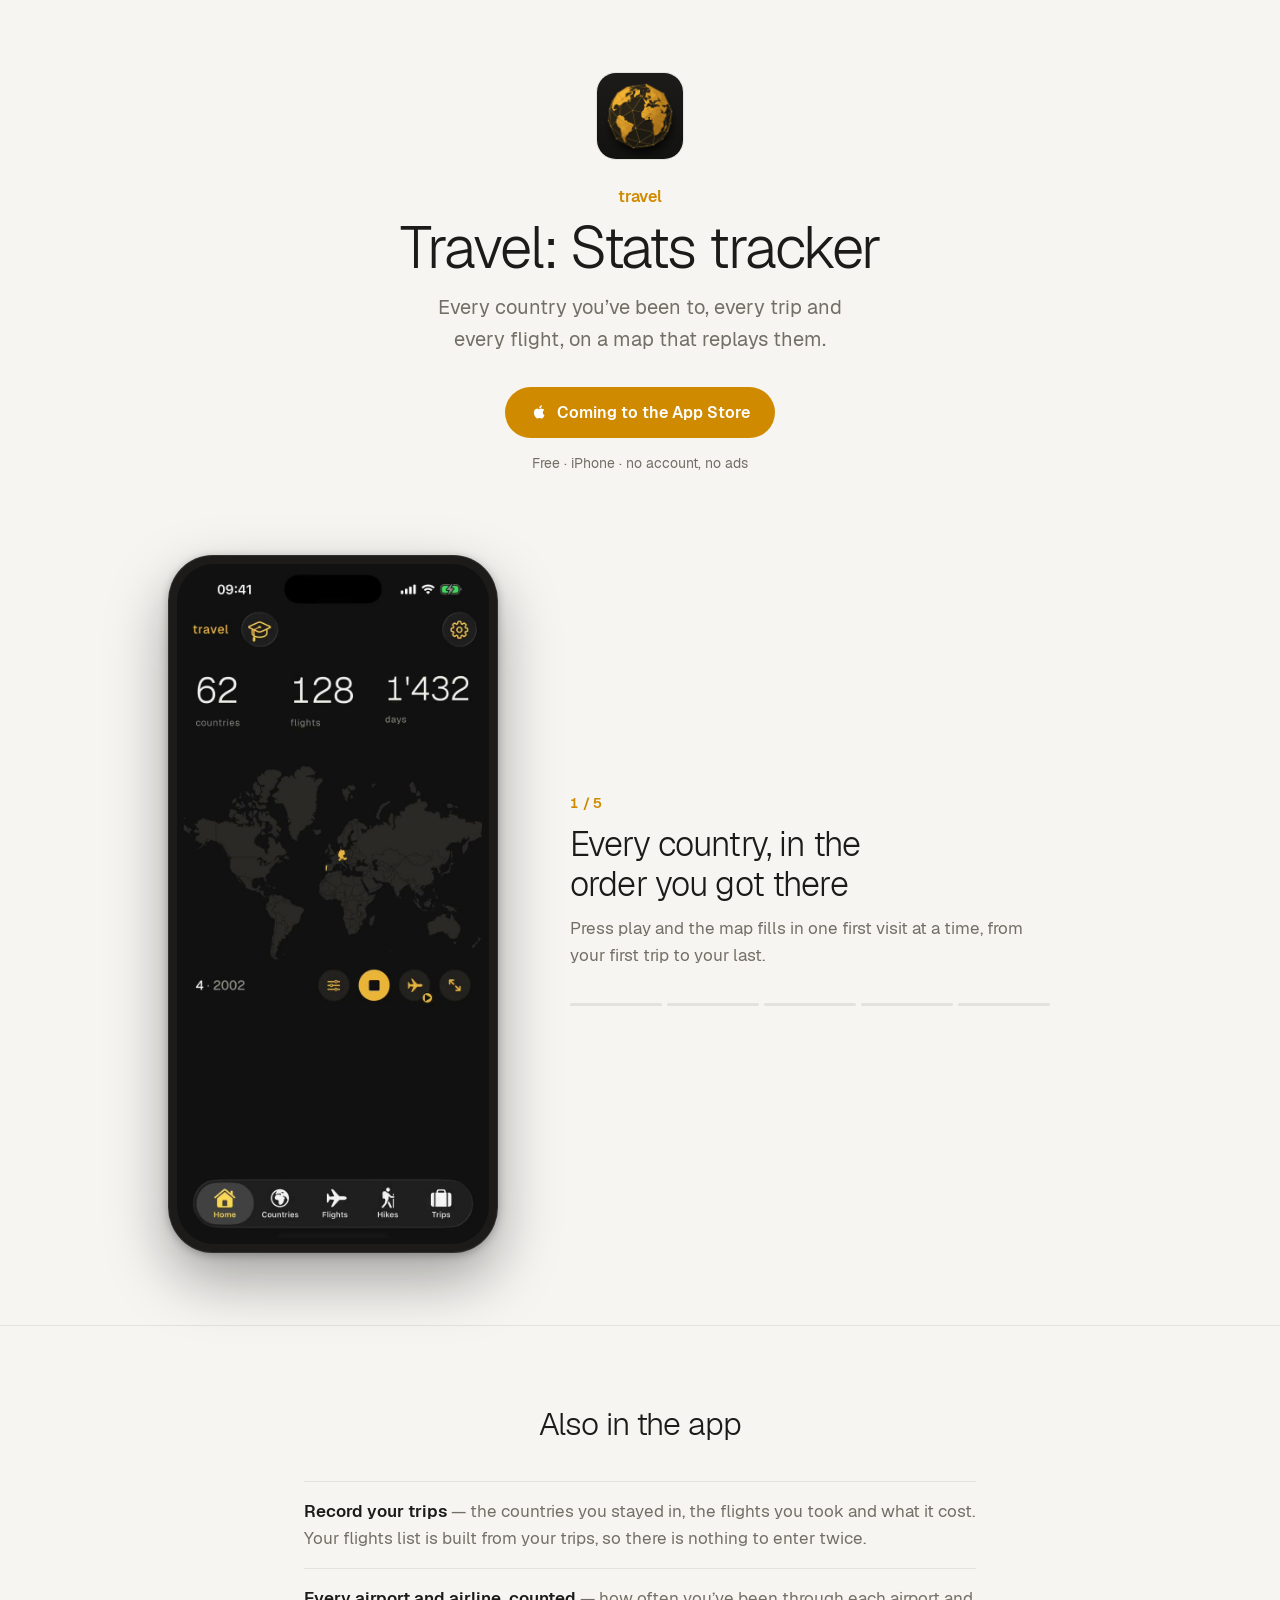
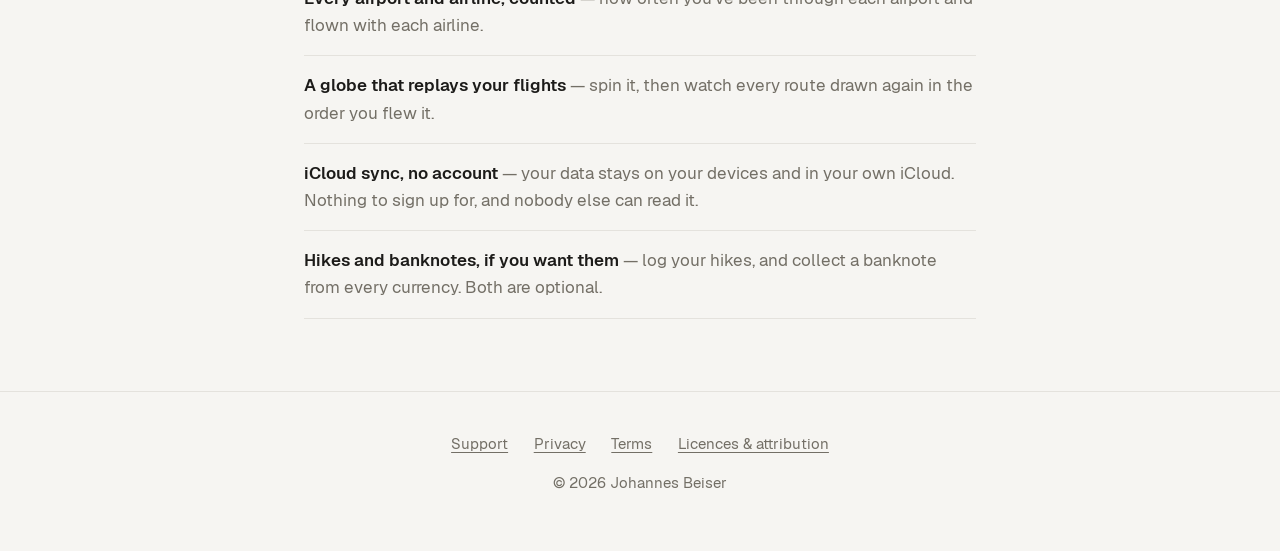
<file: index.html>
<!doctype html>
<html lang="en">
<head>
<meta charset="utf-8">
<meta name="viewport" content="width=device-width, initial-scale=1, viewport-fit=cover">
<title>Travel: Stats tracker — your countries, trips and flights on one map</title>
<meta name="description" content="A travel logbook for iPhone: every country you have been to, your trips and the flights that got you there, on a world map and a globe that replay them. Kept in your own iCloud. No account, no ads.">
<link rel="canonical" href="https://johannesbeiser.github.io/travelstats-site/">
<link rel="icon" href="img/favicon.png" type="image/png">
<link rel="apple-touch-icon" href="img/apple-touch-icon.png">
<meta name="theme-color" content="#121211">
<meta property="og:type" content="website">
<meta property="og:url" content="https://johannesbeiser.github.io/travelstats-site/">
<meta property="og:site_name" content="Travel: Stats tracker">
<meta property="og:title" content="Travel: Stats tracker">
<meta property="og:description" content="Every country you have been to, your trips and your flights, on a map and a globe that replay them.">
<meta property="og:image" content="https://johannesbeiser.github.io/travelstats-site/demo/share.jpg">
<meta property="og:image:alt" content="Travel on an iPhone: a globe with flight routes drawn between the countries visited.">
<meta name="twitter:card" content="summary_large_image">
<link rel="preload" href="fonts/Geist-Light.ttf" as="font" type="font/ttf" crossorigin>
<style>
  /* The app's Night palette and Geist, as in style.css (which the other three pages use). This
     page carries its own sheet so a change here can never move privacy, terms or support. */
  @font-face { font-family:"Geist"; font-weight:300; font-display:swap; src:url("fonts/Geist-Light.ttf") format("truetype"); }
  @font-face { font-family:"Geist"; font-weight:400; font-display:swap; src:url("fonts/Geist-Regular.ttf") format("truetype"); }
  @font-face { font-family:"Geist"; font-weight:600; font-display:swap; src:url("fonts/Geist-SemiBold.ttf") format("truetype"); }

  :root {
    color-scheme: dark;
    --paper:#121211; --ink:#F3F1EB; --faint:#8C897F; --hair:#2A2926; --wash:#1C1B19;
    --amber:#F2B233; --link:#F2B233; --on-amber:#121211;
    --bezel:#050505;
  }
  @media (prefers-color-scheme: light) {
    :root { color-scheme: light;
            --paper:#F6F5F2; --ink:#1C1B19; --faint:#736F66; --hair:#E4E2DD; --wash:#FFFFFF;
            --amber:#D08A00; --link:#9E6500; --on-amber:#FFFFFF; --bezel:#1C1B19; }
  }
  * { box-sizing:border-box; }
  html { background:var(--paper); -webkit-text-size-adjust:100%; }
  body { margin:0; background:var(--paper); color:var(--ink); font-size:17px; line-height:1.6;
         font-family:"Geist",ui-sans-serif,system-ui,-apple-system,"Helvetica Neue",sans-serif;
         -webkit-font-smoothing:antialiased; }
  .wrap { max-width:62rem; margin:0 auto; padding:0 1.5rem; }
  a { color:var(--link); text-underline-offset:.18em; text-decoration-thickness:1px; }
  :focus-visible { outline:2px solid var(--amber); outline-offset:3px; border-radius:4px; }

  /* ---- top ---- */
  header.hero { padding:4.5rem 0 2.5rem; text-align:center; }
  .icon { display:block; width:88px; height:88px; margin:0 auto 1.5rem; border-radius:20px;
          border:1px solid var(--hair); }
  .mark { color:var(--amber); font-weight:600; letter-spacing:-.01em; font-size:1rem;
          display:block; margin:0 0 .5rem; }
  h1 { font-size:clamp(2.3rem,7vw,3.6rem); font-weight:300; letter-spacing:-.035em; line-height:1.05;
       margin:0 0 .8rem; }
  .tagline { font-size:clamp(1.05rem,2.8vw,1.25rem); color:var(--faint); margin:0 auto 2rem;
             max-width:32rem; text-wrap:balance; }
  .cta { display:inline-flex; align-items:center; gap:.55rem; background:var(--amber);
         color:var(--on-amber); font-weight:600; font-size:1rem; text-decoration:none;
         padding:.8rem 1.6rem; border-radius:100px; transition:transform .12s ease; }
  .cta:hover { transform:translateY(-1px); }
  .cta svg { width:18px; height:18px; fill:currentColor; }
  .cta-note { display:block; margin-top:.9rem; font-size:.88rem; color:var(--faint); }

  /* ---- the tour ---- */
  section.tour { padding:2.5rem 0 4.5rem; border-bottom:1px solid var(--hair); }
  .tour .wrap { display:grid; gap:2.2rem; grid-template-columns:1fr; justify-items:center; align-items:center; }
  @media (min-width:56rem) {
    .tour .wrap { grid-template-columns:minmax(0,330px) minmax(0,1fr); gap:4.5rem; justify-items:stretch; }
  }
  .tour .wrap > .tour-text { width:100%; min-width:0; }

  /* The bezel is drawn, not filmed: the simulator records the screen alone. */
  .phone { position:relative; width:100%; max-width:330px; background:var(--bezel);
           border-radius:min(13.5%,46px); padding:min(2.6%,9px);
           box-shadow:0 2px 8px rgba(0,0,0,.25), 0 26px 60px rgba(0,0,0,.35); }
  .phone::after { content:""; position:absolute; inset:0; border-radius:inherit; pointer-events:none;
                  border:1px solid rgba(255,255,255,.09); }
  .phone video { display:block; width:100%; aspect-ratio:720 / 1566; height:auto;
                 border-radius:min(11.5%,38px); background:#121211; object-fit:cover; }

  .panels { position:relative; min-height:8rem; transition:height .35s ease; }
  .panel { position:absolute; inset:0; opacity:0; transform:translateY(10px); pointer-events:none;
           transition:opacity .45s ease, transform .45s ease; }
  .panel.on { opacity:1; transform:none; }
  .panel .n { display:block; color:var(--amber); font-size:.85rem; font-weight:600;
              letter-spacing:.02em; margin-bottom:.6rem; font-variant-numeric:tabular-nums; }
  .panel h2 { font-size:clamp(1.5rem,4vw,2.15rem); font-weight:300; letter-spacing:-.025em;
              line-height:1.15; margin:0 0 .75rem; text-wrap:balance; }
  .panel p { margin:0; color:var(--faint); font-size:1.05rem; max-width:30rem; text-wrap:pretty; }
  @media (prefers-reduced-motion: reduce) {
    .panel, .panel.on { transition:opacity .2s linear; transform:none; }
    .panels { transition:none; }
  }

  /* One tick per section, filling as it plays; each jumps there. */
  .ticks { display:flex; gap:5px; margin-top:1.6rem; max-width:30rem; }
  .tick { flex:1; min-width:0; height:20px; padding:0; border:0; background:none; cursor:pointer;
          display:flex; align-items:center; }
  .tick .bar { display:block; width:100%; height:3px; border-radius:2px; overflow:hidden;
               background:var(--hair); }
  .tick:hover .bar { background:var(--faint); }
  .tick i { display:block; height:100%; width:0; background:var(--amber); }

  /* ---- also ---- */
  section.also { padding:4.5rem 0; border-bottom:1px solid var(--hair); }
  section.also h2 { font-size:clamp(1.5rem,4vw,2rem); font-weight:300; letter-spacing:-.025em;
                    text-align:center; margin:0; }
  .lines { list-style:none; padding:0; margin:2rem auto 0; max-width:42rem; }
  .lines li { padding:1rem 0; border-bottom:1px solid var(--hair); color:var(--faint); text-wrap:pretty; }
  .lines li:first-child { border-top:1px solid var(--hair); }
  .lines b { color:var(--ink); font-weight:600; }

  noscript ul { list-style:none; padding:0; margin:0; max-width:30rem; }
  noscript li { padding:.6rem 0; color:var(--faint); }
  noscript b { color:var(--ink); }

  footer { padding:2.5rem 0 3.5rem; text-align:center; color:var(--faint); font-size:.92rem; }
  footer nav { display:flex; flex-wrap:wrap; justify-content:center; gap:.5rem 1.6rem; margin-bottom:1rem; }
  footer a { color:var(--faint); }
  footer a:hover { color:var(--ink); }

  /* Narrow screens: the phone is sized by height, so its picture and the words about it share
     the screen (Corridor's measurement: the width comes from the height, not from aspect-ratio,
     because WebKit gives a shrink-wrapped parent nothing from aspect-ratio on a non-replaced box). */
  @media (max-width:55.99rem) {
    header.hero { padding:3rem 0 1rem; }
    section.tour { padding:1.5rem 0 3.5rem; }
    .tour .wrap { gap:1.6rem; }
    .phone { width:fit-content; max-width:100%; }
    .phone video {
      --film-h:min(66svh, calc(100svh - 17rem), calc((100vw - 4.2rem) * 1566 / 720));
      height:var(--film-h); width:calc(var(--film-h) * 720 / 1566); max-width:100%;
    }
  }
</style>
</head>
<body>

<header class="hero">
  <div class="wrap">
    <img class="icon" src="img/icon.png" width="88" height="88" alt="The Travel app icon: a low-poly globe in amber on black.">
    <span class="mark">travel</span>
    <h1>Travel: Stats tracker</h1>
    <p class="tagline">Every country you’ve been to, every trip and every flight, on a map that replays them.</p>
    <a class="cta" href="https://apps.apple.com/app/id6815340107">
      <svg viewBox="0 0 24 24" aria-hidden="true"><path d="M17.05 12.54c-.02-2.2 1.8-3.26 1.88-3.31-1.02-1.5-2.62-1.7-3.19-1.72-1.36-.14-2.65.8-3.34.8-.69 0-1.75-.78-2.87-.76-1.48.02-2.84.86-3.6 2.18-1.53 2.66-.39 6.6 1.1 8.76.73 1.06 1.6 2.25 2.74 2.2 1.1-.04 1.51-.71 2.84-.71 1.32 0 1.7.71 2.86.69 1.18-.02 1.93-1.08 2.65-2.14.84-1.23 1.18-2.42 1.2-2.48-.03-.01-2.29-.88-2.31-3.5zM14.9 5.9c.6-.74 1.01-1.76.9-2.78-.87.04-1.93.58-2.56 1.31-.56.65-1.06 1.69-.93 2.69.97.07 1.97-.49 2.59-1.22z"/></svg>
      Coming to the App Store
    </a>
    <span class="cta-note">Free · iPhone · no account, no ads</span>
  </div>
</header>

<section class="tour" id="tour">
  <div class="wrap">
    <div class="phone">
      <video id="film" playsinline muted loop preload="metadata" poster="demo/poster.jpg"
             aria-label="A tour of Travel on an iPhone: the world map filling in, the countries list, flights replayed on a globe, the trips list and the Academy's shape quiz.">
        <source src="demo/landing-tour.mp4" type="video/mp4">
      </video>
    </div>
    <div class="tour-text">
      <div class="panels" id="panels"></div>
      <div class="ticks" id="ticks"></div>
      <noscript>
      <ul>
      <!-- demo-noscript -->
      <li><b>Every country, in the order you got there</b> — Press play and the map fills in one first visit at a time, from your first trip to your last.</li>
      <li><b>All your countries</b> — Newest first, each with the day you arrived, and how much of the world that is.</li>
      <li><b>Every flight, on a globe</b> — Your routes are drawn leg by leg, in the order you flew them, and each country lights up as you land.</li>
      <li><b>Every trip</b> — Its days, its countries, its flights and what it cost, from the first one on.</li>
      <li><b>Learn about the countries you visited</b> — Refresh what you know about the countries you’ve already been to: their capitals, flags, shapes and currencies.</li>
      <!-- /demo-noscript -->
      </ul>
      </noscript>
    </div>
  </div>
</section>

<section class="also">
  <div class="wrap">
    <h2>Also in the app</h2>
    <ul class="lines">
      <li><b>Record your trips</b> — the countries you stayed in, the flights you took and what it cost. Your flights list is built from your trips, so there is nothing to enter twice.</li>
      <li><b>Every airport and airline, counted</b> — how often you’ve been through each airport and flown with each airline.</li>
      <li><b>A globe that replays your flights</b> — spin it, then watch every route drawn again in the order you flew it.</li>
      <li><b>iCloud sync, no account</b> — your data stays on your devices and in your own iCloud. Nothing to sign up for, and nobody else can read it.</li>
      <li><b>Hikes and banknotes, if you want them</b> — log your hikes, and collect a banknote from every currency. Both are optional.</li>
    </ul>
  </div>
</section>

<footer>
  <div class="wrap">
    <nav>
      <a href="support.html">Support</a>
      <a href="privacy.html">Privacy</a>
      <a href="terms.html">Terms</a>
      <a href="credits.html">Licences &amp; attribution</a>
    </nav>
    &copy; 2026 Johannes Beiser
  </div>
</footer>

<!-- Written by TravelStats/Tools/demo/publish-demo.py (app repo) from the take that produced the
     video, so the words beside the phone cannot drift from it. Do not edit by hand: change the
     words in docs/demo/landing-tour.json there and publish again. -->
<script id="demo-timeline" type="application/json">
{"path": "landing-tour", "durationSeconds": 57.4, "sections": [{"id": "map-replay", "start": 0.0, "end": 14.1, "title": "Every country, in the order you got there", "body": "Press play and the map fills in one first visit at a time, from your first trip to your last."}, {"id": "countries", "start": 14.1, "end": 20.967, "title": "All your countries", "body": "Newest first, each with the day you arrived, and how much of the world that is."}, {"id": "globe-flights", "start": 20.967, "end": 38.567, "title": "Every flight, on a globe", "body": "Your routes are drawn leg by leg, in the order you flew them, and each country lights up as you land."}, {"id": "trips", "start": 38.567, "end": 45.6, "title": "Every trip", "body": "Its days, its countries, its flights and what it cost, from the first one on."}, {"id": "academy", "start": 45.6, "end": 57.4, "title": "Learn about the countries you visited", "body": "Refresh what you know about the countries you’ve already been to: their capitals, flags, shapes and currencies."}]}
</script>

<script>
(function () {
  var film = document.getElementById('film');
  var panelHost = document.getElementById('panels');
  var tickHost = document.getElementById('ticks');
  var data = JSON.parse(document.getElementById('demo-timeline').textContent || '{}');
  var sections = (data.sections || []).filter(function (s) { return s.title; });
  if (!film || !sections.length) { return; }

  var panels = sections.map(function (s, i) {
    var el = document.createElement('div');
    el.className = 'panel';
    var n = document.createElement('span');
    n.className = 'n';
    n.textContent = (i + 1) + ' / ' + sections.length;
    var h = document.createElement('h2');
    h.textContent = s.title;
    var p = document.createElement('p');
    p.textContent = s.body;
    el.appendChild(n); el.appendChild(h); el.appendChild(p);
    panelHost.appendChild(el);
    return el;
  });

  var ticks = sections.map(function (s, i) {
    var t = document.createElement('button');
    t.type = 'button';
    t.className = 'tick';
    t.setAttribute('aria-label', 'Jump to: ' + s.title);
    var bar = document.createElement('span');
    bar.className = 'bar';
    var fill = document.createElement('i');
    bar.appendChild(fill);
    t.appendChild(bar);
    t.addEventListener('click', function () { film.currentTime = s.start + 0.05; show(i); });
    tickHost.appendChild(t);
    return fill;
  });

  // The block follows the showing panel's own height; the column keeps the tallest as its floor,
  // so nothing below the tour moves when a longer panel comes on.
  var showing = -1, heights = [];
  var column = panelHost.parentNode;
  function fit() {
    column.style.minHeight = '0';
    heights = panels.map(function (el) {
      el.style.position = 'relative';
      var h = el.offsetHeight;
      el.style.position = '';
      return h;
    });
    panelHost.style.height = Math.max.apply(Math, heights) + 'px';
    column.style.minHeight = column.offsetHeight + 'px';
    panelHost.style.height = (heights[Math.max(0, showing)] || 0) + 'px';
  }
  function show(i) {
    if (i === showing) { return; }
    if (panels[showing]) { panels[showing].classList.remove('on'); }
    panels[i].classList.add('on');
    panelHost.style.height = heights[i] + 'px';
    ticks.forEach(function (f, n) { if (n < i) { f.style.width = '100%'; } else if (n > i) { f.style.width = '0'; } });
    showing = i;
  }
  fit(); show(0);
  window.addEventListener('resize', fit);
  if (document.fonts && document.fonts.ready) { document.fonts.ready.then(fit); }

  film.addEventListener('timeupdate', function () {
    var t = film.currentTime, at = 0;
    for (var i = 0; i < sections.length; i++) { if (t >= sections[i].start) { at = i; } }
    show(at);
    var s = sections[at];
    ticks[at].style.width = Math.min(100, Math.max(0, (t - s.start) / Math.max(0.001, s.end - s.start) * 100)) + '%';
  });

  // Muted, inline autoplay once the page has loaded; some WebKit browsers refuse a call with no
  // gesture behind it, so the first touch, scroll or click tries again (a no-op if playing).
  // Reduced motion: no autoplay; the film gets its own controls and waits to be started.
  if (window.matchMedia && window.matchMedia('(prefers-reduced-motion: reduce)').matches) {
    film.controls = true;
    return;
  }
  function start() { var p = film.play(); if (p && p.catch) { p.catch(function () {}); } }
  if (document.readyState === 'complete') { setTimeout(start, 600); }
  else { window.addEventListener('load', function () { setTimeout(start, 600); }); }
  ['touchstart', 'scroll', 'click'].forEach(function (e) {
    window.addEventListener(e, start, { passive: true, once: true });
  });
}());
</script>
</body>
</html>
</file>
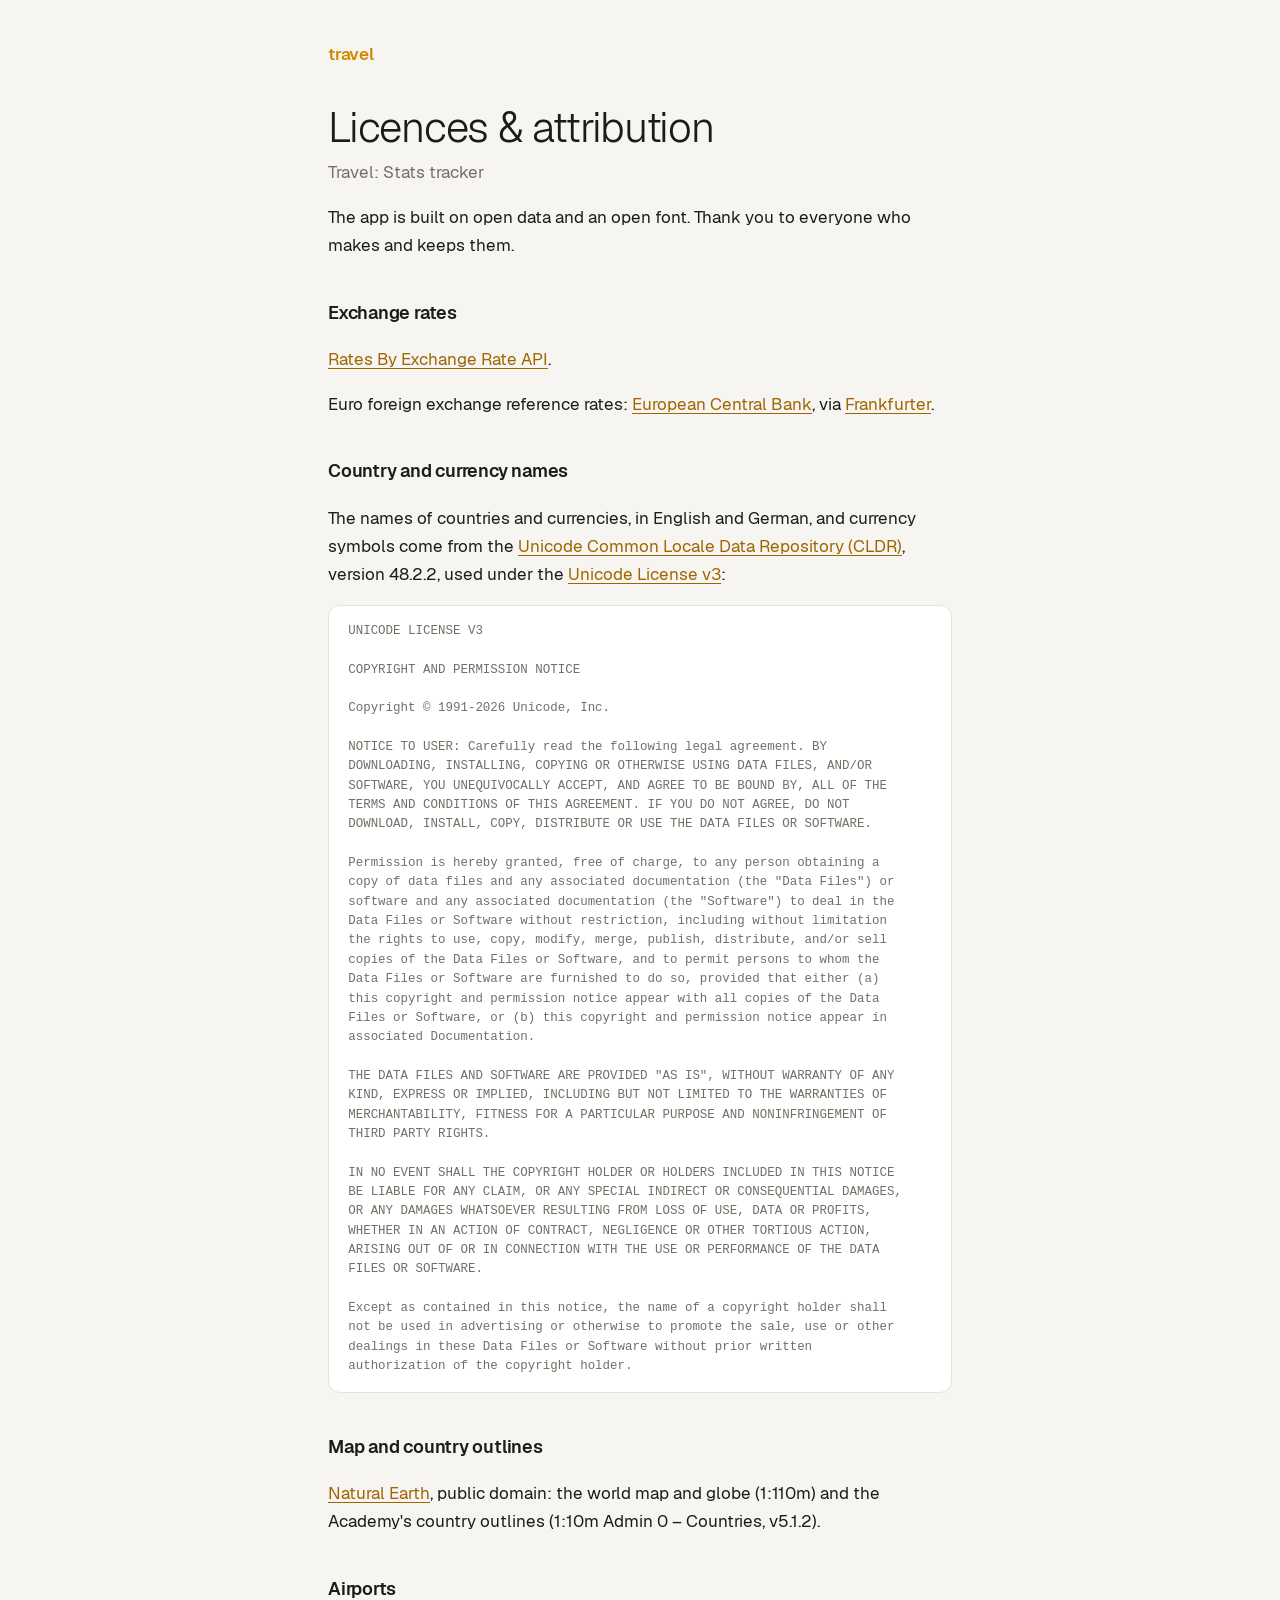
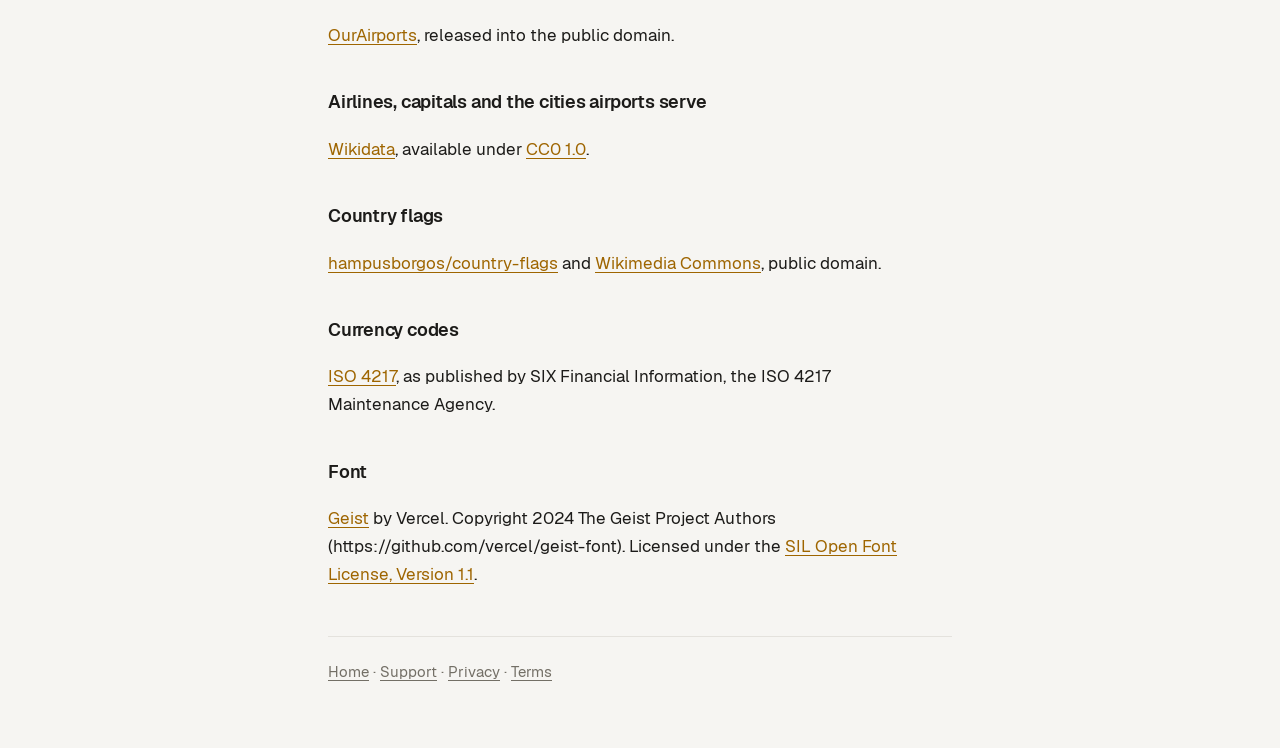
<file: credits.html>
<!doctype html>
<html lang="en">
<head>
<meta charset="utf-8">
<meta name="viewport" content="width=device-width, initial-scale=1, viewport-fit=cover">
<title>Licences &amp; attribution — Travel: Stats tracker</title>
<meta name="description" content="The data and the font Travel: Stats tracker is built on, and their licences.">
<meta name="theme-color" content="#121211">
<link rel="stylesheet" href="style.css">
<style>
  .notice { white-space:pre-wrap; font-family:ui-monospace,SFMono-Regular,Menlo,monospace;
            font-size:.78rem; line-height:1.55; color:var(--faint); background:var(--wash);
            border:1px solid var(--hair); border-radius:12px; padding:1rem 1.2rem; overflow-x:auto; }
</style>
</head>
<body>
<div class="wrap">
  <a class="mark" href="index.html">travel</a>

  <h1>Licences &amp; attribution</h1>
  <p class="sub">Travel: Stats tracker</p>

  <p>The app is built on open data and an open font. Thank you to everyone who makes and keeps them.</p>

  <h2>Exchange rates</h2>
  <p>
    <a href="https://www.exchangerate-api.com">Rates By Exchange Rate API</a>.
  </p>
  <p>
    Euro foreign exchange reference rates:
    <a href="https://www.ecb.europa.eu/stats/policy_and_exchange_rates/euro_reference_exchange_rates/html/index.en.html">European Central Bank</a>,
    via <a href="https://frankfurter.dev">Frankfurter</a>.
  </p>

  <h2>Country and currency names</h2>
  <p>
    The names of countries and currencies, in English and German, and currency symbols come from
    the <a href="https://cldr.unicode.org">Unicode Common Locale Data Repository (CLDR)</a>,
    version 48.2.2, used under the <a href="https://www.unicode.org/license.txt">Unicode License v3</a>:
  </p>
  <div class="notice">UNICODE LICENSE V3

COPYRIGHT AND PERMISSION NOTICE

Copyright © 1991-2026 Unicode, Inc.

NOTICE TO USER: Carefully read the following legal agreement. BY
DOWNLOADING, INSTALLING, COPYING OR OTHERWISE USING DATA FILES, AND/OR
SOFTWARE, YOU UNEQUIVOCALLY ACCEPT, AND AGREE TO BE BOUND BY, ALL OF THE
TERMS AND CONDITIONS OF THIS AGREEMENT. IF YOU DO NOT AGREE, DO NOT
DOWNLOAD, INSTALL, COPY, DISTRIBUTE OR USE THE DATA FILES OR SOFTWARE.

Permission is hereby granted, free of charge, to any person obtaining a
copy of data files and any associated documentation (the "Data Files") or
software and any associated documentation (the "Software") to deal in the
Data Files or Software without restriction, including without limitation
the rights to use, copy, modify, merge, publish, distribute, and/or sell
copies of the Data Files or Software, and to permit persons to whom the
Data Files or Software are furnished to do so, provided that either (a)
this copyright and permission notice appear with all copies of the Data
Files or Software, or (b) this copyright and permission notice appear in
associated Documentation.

THE DATA FILES AND SOFTWARE ARE PROVIDED "AS IS", WITHOUT WARRANTY OF ANY
KIND, EXPRESS OR IMPLIED, INCLUDING BUT NOT LIMITED TO THE WARRANTIES OF
MERCHANTABILITY, FITNESS FOR A PARTICULAR PURPOSE AND NONINFRINGEMENT OF
THIRD PARTY RIGHTS.

IN NO EVENT SHALL THE COPYRIGHT HOLDER OR HOLDERS INCLUDED IN THIS NOTICE
BE LIABLE FOR ANY CLAIM, OR ANY SPECIAL INDIRECT OR CONSEQUENTIAL DAMAGES,
OR ANY DAMAGES WHATSOEVER RESULTING FROM LOSS OF USE, DATA OR PROFITS,
WHETHER IN AN ACTION OF CONTRACT, NEGLIGENCE OR OTHER TORTIOUS ACTION,
ARISING OUT OF OR IN CONNECTION WITH THE USE OR PERFORMANCE OF THE DATA
FILES OR SOFTWARE.

Except as contained in this notice, the name of a copyright holder shall
not be used in advertising or otherwise to promote the sale, use or other
dealings in these Data Files or Software without prior written
authorization of the copyright holder.</div>

  <h2>Map and country outlines</h2>
  <p>
    <a href="https://www.naturalearthdata.com">Natural Earth</a>, public domain: the world map and
    globe (1:110m) and the Academy's country outlines (1:10m Admin 0 – Countries, v5.1.2).
  </p>

  <h2>Airports</h2>
  <p><a href="https://ourairports.com/data/">OurAirports</a>, released into the public domain.</p>

  <h2>Airlines, capitals and the cities airports serve</h2>
  <p>
    <a href="https://www.wikidata.org">Wikidata</a>, available under
    <a href="https://www.wikidata.org/wiki/Wikidata:Licensing">CC0 1.0</a>.
  </p>

  <h2>Country flags</h2>
  <p>
    <a href="https://github.com/hampusborgos/country-flags">hampusborgos/country-flags</a> and
    <a href="https://commons.wikimedia.org">Wikimedia Commons</a>, public domain.
  </p>

  <h2>Currency codes</h2>
  <p>
    <a href="https://www.six-group.com/en/products-services/financial-information/data-standards.html">ISO 4217</a>,
    as published by SIX Financial Information, the ISO 4217 Maintenance Agency.
  </p>

  <h2>Font</h2>
  <p>
    <a href="https://github.com/vercel/geist-font">Geist</a> by Vercel. Copyright 2024 The Geist
    Project Authors (https://github.com/vercel/geist-font). Licensed under the
    <a href="https://openfontlicense.org">SIL Open Font License, Version 1.1</a>.
  </p>

  <footer>
    <a href="index.html">Home</a> &middot; <a href="support.html">Support</a> &middot;
    <a href="privacy.html">Privacy</a> &middot; <a href="terms.html">Terms</a>
  </footer>
</div>
</body>
</html>
</file>
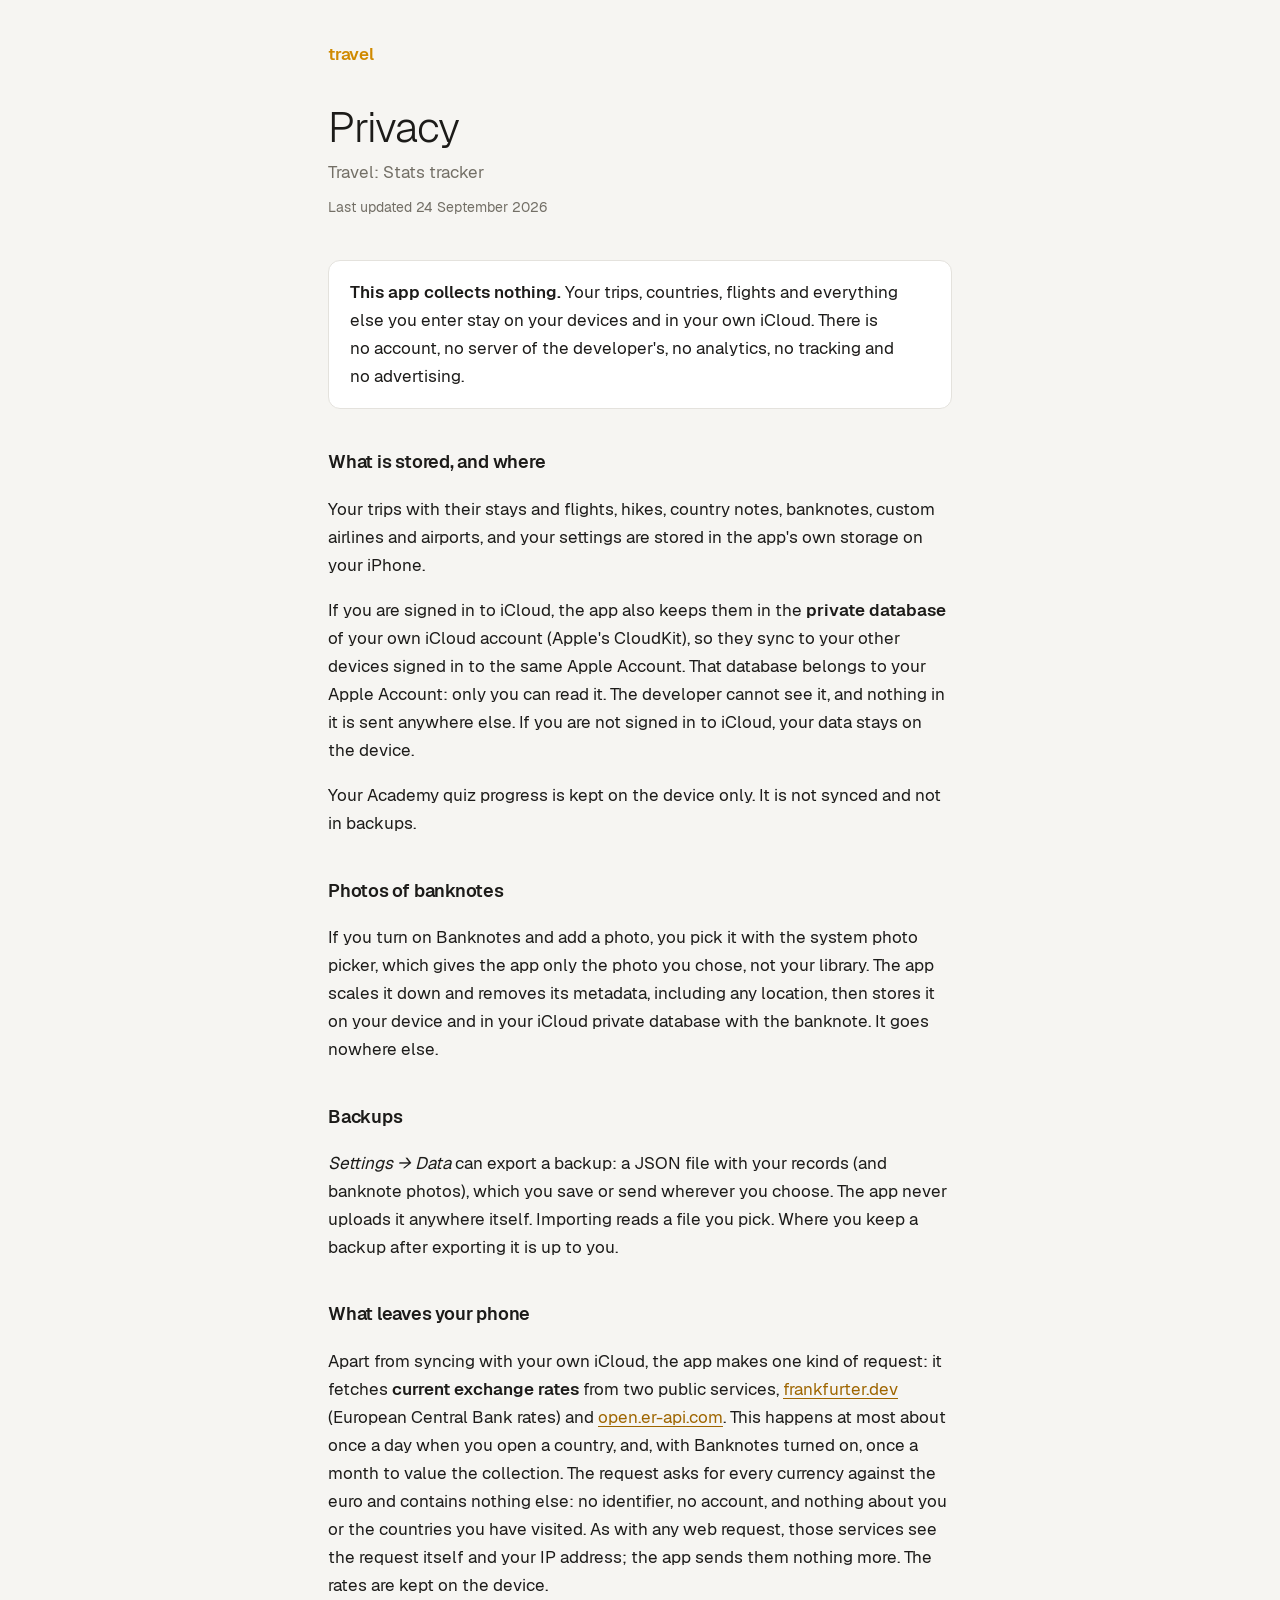
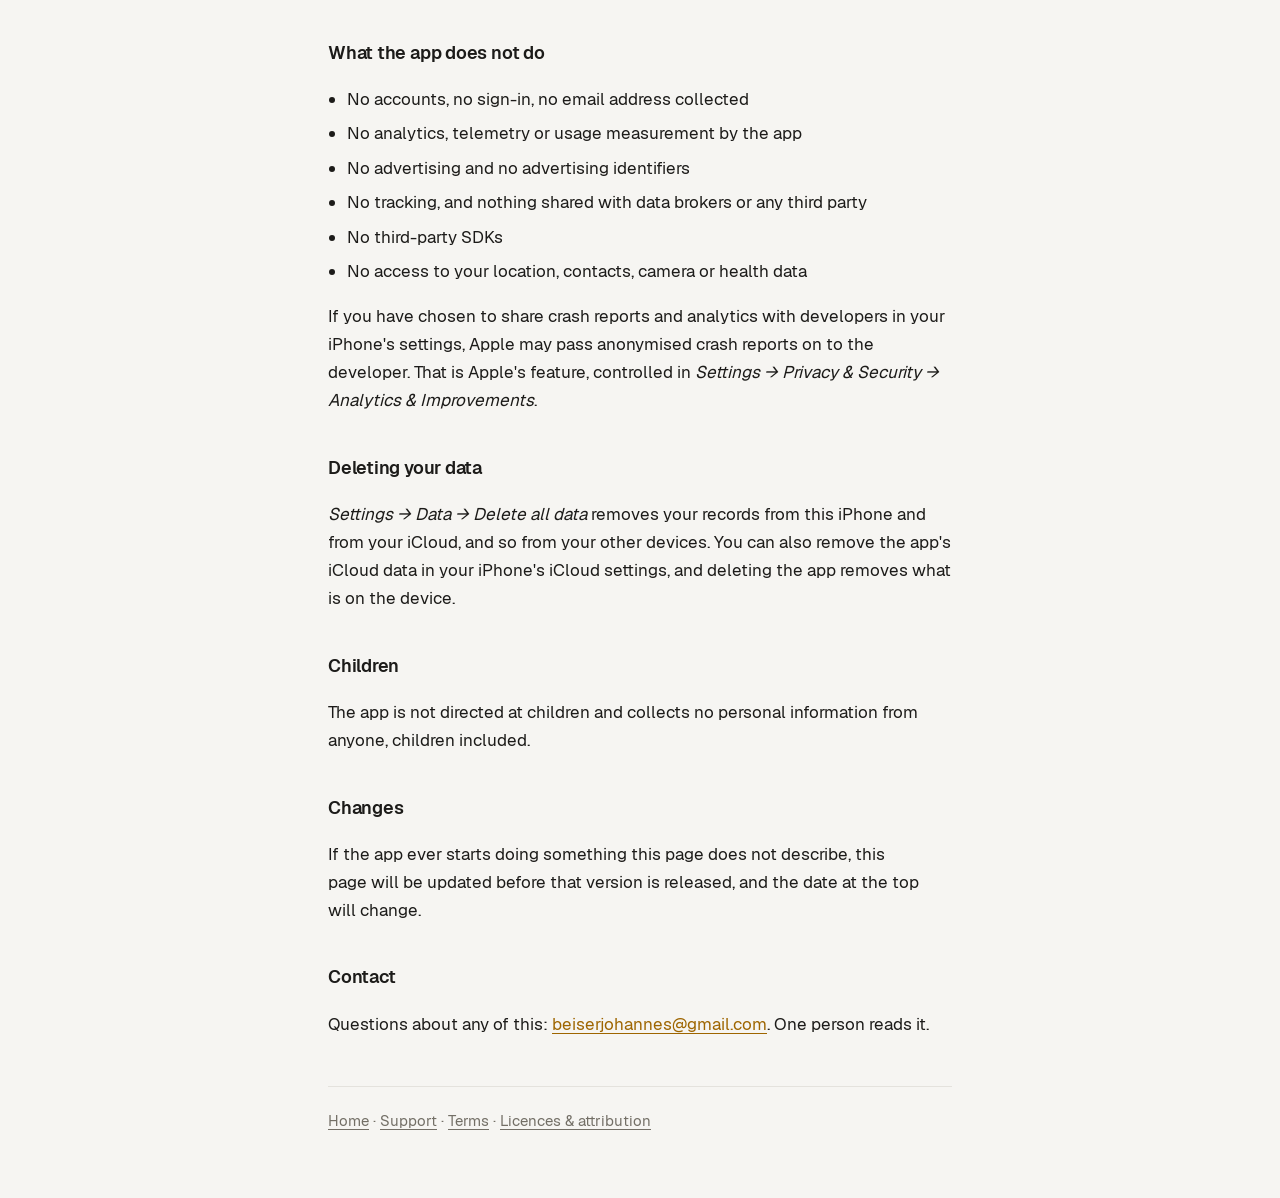
<file: privacy.html>
<!doctype html>
<html lang="en">
<head>
<meta charset="utf-8">
<meta name="viewport" content="width=device-width, initial-scale=1, viewport-fit=cover">
<title>Privacy — Travel: Stats tracker</title>
<meta name="description" content="Travel: Stats tracker collects nothing. Your data lives on your devices and in your own iCloud. No account, no analytics, no tracking, no ads.">
<meta name="theme-color" content="#121211">
<link rel="stylesheet" href="style.css">
</head>
<body>
<div class="wrap">
  <a class="mark" href="index.html">travel</a>

  <h1>Privacy</h1>
  <p class="sub">Travel: Stats tracker</p>
  <p class="date">Last updated 24 September 2026</p>

  <p class="lead">
    <strong>This app collects nothing.</strong> Your trips, countries, flights and everything else
    you enter stay on your devices and in your own iCloud. There is no account, no server of the
    developer's, no analytics, no tracking and no advertising.
  </p>

  <h2>What is stored, and where</h2>
  <p>
    Your trips with their stays and flights, hikes, country notes, banknotes, custom airlines and
    airports, and your settings are stored in the app's own storage on your iPhone.
  </p>
  <p>
    If you are signed in to iCloud, the app also keeps them in the <strong>private database</strong>
    of your own iCloud account (Apple's CloudKit), so they sync to your other devices signed in to the
    same Apple Account. That database belongs to your Apple Account: only you can read it. The
    developer cannot see it, and nothing in it is sent anywhere else. If you are not signed in to
    iCloud, your data stays on the device.
  </p>
  <p>
    Your Academy quiz progress is kept on the device only. It is not synced and not in backups.
  </p>

  <h2>Photos of banknotes</h2>
  <p>
    If you turn on Banknotes and add a photo, you pick it with the system photo picker, which gives
    the app only the photo you chose, not your library. The app scales it down and removes its
    metadata, including any location, then stores it on your device and in your iCloud private
    database with the banknote. It goes nowhere else.
  </p>

  <h2>Backups</h2>
  <p>
    <em>Settings → Data</em> can export a backup: a JSON file with your records (and banknote
    photos), which you save or send wherever you choose. The app never uploads it anywhere itself.
    Importing reads a file you pick. Where you keep a backup after exporting it is up to you.
  </p>

  <h2>What leaves your phone</h2>
  <p>
    Apart from syncing with your own iCloud, the app makes one kind of request: it fetches
    <strong>current exchange rates</strong> from two public services,
    <a href="https://frankfurter.dev">frankfurter.dev</a> (European Central Bank rates) and
    <a href="https://www.exchangerate-api.com">open.er-api.com</a>. This happens at most about once a
    day when you open a country, and, with Banknotes turned on, once a month to value the collection.
    The request asks for every currency against the euro and contains nothing else: no identifier,
    no account, and nothing about you or the countries you have visited. As with any web request,
    those services see the request itself and your IP address; the app sends them nothing more. The
    rates are kept on the device.
  </p>

  <h2>What the app does not do</h2>
  <ul>
    <li>No accounts, no sign-in, no email address collected</li>
    <li>No analytics, telemetry or usage measurement by the app</li>
    <li>No advertising and no advertising identifiers</li>
    <li>No tracking, and nothing shared with data brokers or any third party</li>
    <li>No third-party SDKs</li>
    <li>No access to your location, contacts, camera or health data</li>
  </ul>
  <p>
    If you have chosen to share crash reports and analytics with developers in your iPhone's
    settings, Apple may pass anonymised crash reports on to the developer. That is Apple's
    feature, controlled in <em>Settings → Privacy &amp; Security → Analytics &amp; Improvements</em>.
  </p>

  <h2>Deleting your data</h2>
  <p>
    <em>Settings → Data → Delete all data</em> removes your records from this iPhone and from your
    iCloud, and so from your other devices. You can also remove the app's iCloud data in your
    iPhone's iCloud settings, and deleting the app removes what is on the device.
  </p>

  <h2>Children</h2>
  <p>
    The app is not directed at children and collects no personal information from anyone,
    children included.
  </p>

  <h2>Changes</h2>
  <p>
    If the app ever starts doing something this page does not describe, this page will be updated
    before that version is released, and the date at the top will change.
  </p>

  <h2>Contact</h2>
  <p>
    Questions about any of this:
    <a href="mailto:beiserjohannes@gmail.com">beiserjohannes@gmail.com</a>. One person reads it.
  </p>

  <footer>
    <a href="index.html">Home</a> &middot; <a href="support.html">Support</a> &middot;
    <a href="terms.html">Terms</a> &middot;
    <a href="credits.html">Licences &amp; attribution</a>
  </footer>
</div>
</body>
</html>
</file>
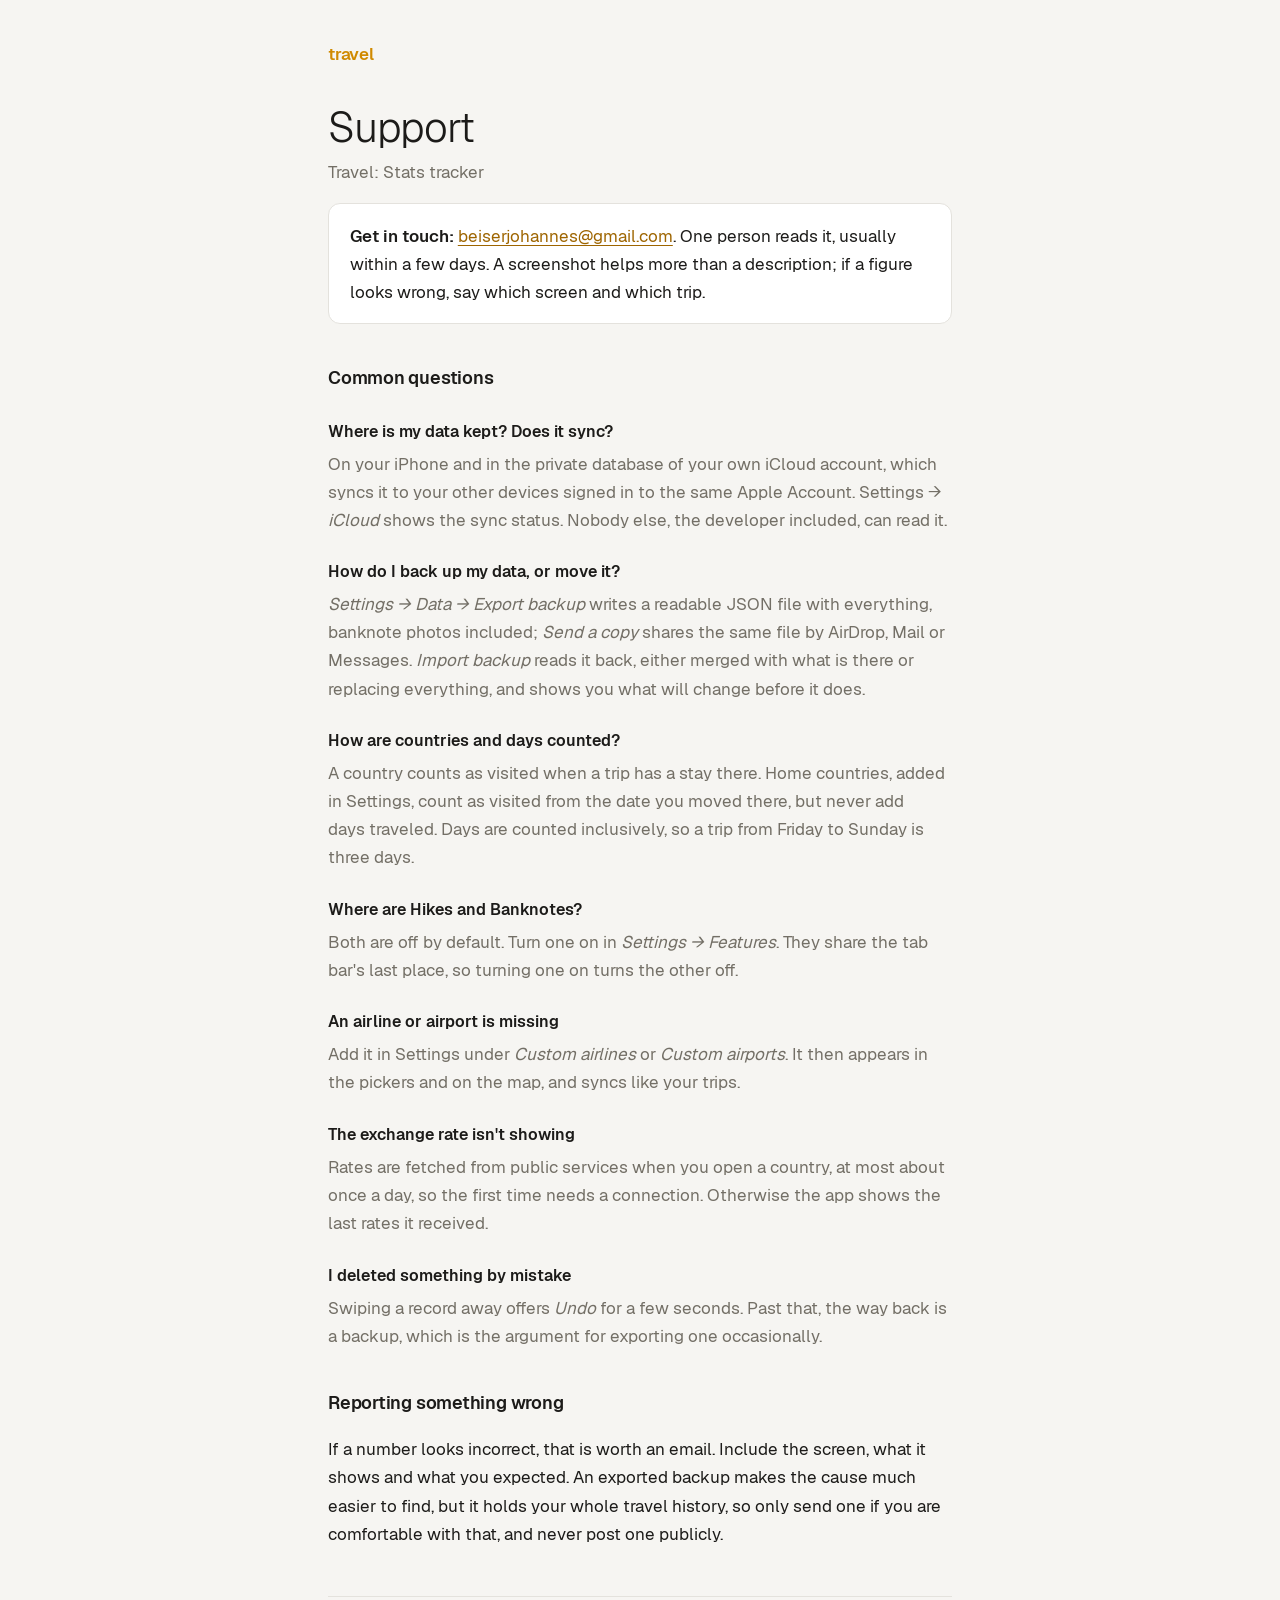
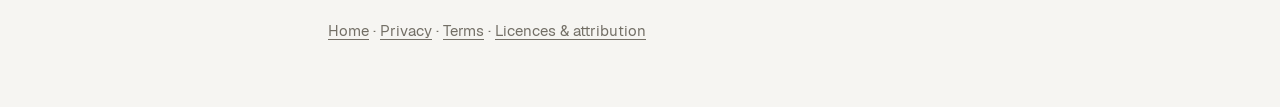
<file: support.html>
<!doctype html>
<html lang="en">
<head>
<meta charset="utf-8">
<meta name="viewport" content="width=device-width, initial-scale=1, viewport-fit=cover">
<title>Support — Travel: Stats tracker</title>
<meta name="description" content="Help with Travel: Stats tracker: iCloud sync, backups, how countries and days are counted, and how to get in touch.">
<meta name="theme-color" content="#121211">
<link rel="stylesheet" href="style.css">
</head>
<body>
<div class="wrap">
  <a class="mark" href="index.html">travel</a>

  <h1>Support</h1>
  <p class="sub">Travel: Stats tracker</p>

  <p class="lead">
    <strong>Get in touch:</strong>
    <a href="mailto:beiserjohannes@gmail.com">beiserjohannes@gmail.com</a>. One person reads it,
    usually within a few days. A screenshot helps more than a description; if a figure looks wrong,
    say which screen and which trip.
  </p>

  <h2>Common questions</h2>

  <h3>Where is my data kept? Does it sync?</h3>
  <p class="a">
    On your iPhone and in the private database of your own iCloud account, which syncs it to your
    other devices signed in to the same Apple Account. Settings → <em>iCloud</em> shows the sync
    status. Nobody else, the developer included, can read it.
  </p>

  <h3>How do I back up my data, or move it?</h3>
  <p class="a">
    <em>Settings → Data → Export backup</em> writes a readable JSON file with everything, banknote
    photos included; <em>Send a copy</em> shares the same file by AirDrop, Mail or Messages.
    <em>Import backup</em> reads it back, either merged with what is there or replacing everything,
    and shows you what will change before it does.
  </p>

  <h3>How are countries and days counted?</h3>
  <p class="a">
    A country counts as visited when a trip has a stay there. Home countries, added in Settings,
    count as visited from the date you moved there, but never add days traveled. Days are counted
    inclusively, so a trip from Friday to Sunday is three days.
  </p>

  <h3>Where are Hikes and Banknotes?</h3>
  <p class="a">
    Both are off by default. Turn one on in <em>Settings → Features</em>. They share the tab bar's
    last place, so turning one on turns the other off.
  </p>

  <h3>An airline or airport is missing</h3>
  <p class="a">
    Add it in Settings under <em>Custom airlines</em> or <em>Custom airports</em>. It then appears
    in the pickers and on the map, and syncs like your trips.
  </p>

  <h3>The exchange rate isn't showing</h3>
  <p class="a">
    Rates are fetched from public services when you open a country, at most about once a day, so
    the first time needs a connection. Otherwise the app shows the last rates it received.
  </p>

  <h3>I deleted something by mistake</h3>
  <p class="a">
    Swiping a record away offers <em>Undo</em> for a few seconds. Past that, the way back is a
    backup, which is the argument for exporting one occasionally.
  </p>

  <h2>Reporting something wrong</h2>
  <p>
    If a number looks incorrect, that is worth an email. Include the screen, what it shows and what
    you expected. An exported backup makes the cause much easier to find, but it holds your whole
    travel history, so only send one if you are comfortable with that, and never post one publicly.
  </p>

  <footer>
    <a href="index.html">Home</a> &middot; <a href="privacy.html">Privacy</a> &middot;
    <a href="terms.html">Terms</a> &middot;
    <a href="credits.html">Licences &amp; attribution</a>
  </footer>
</div>
</body>
</html>
</file>
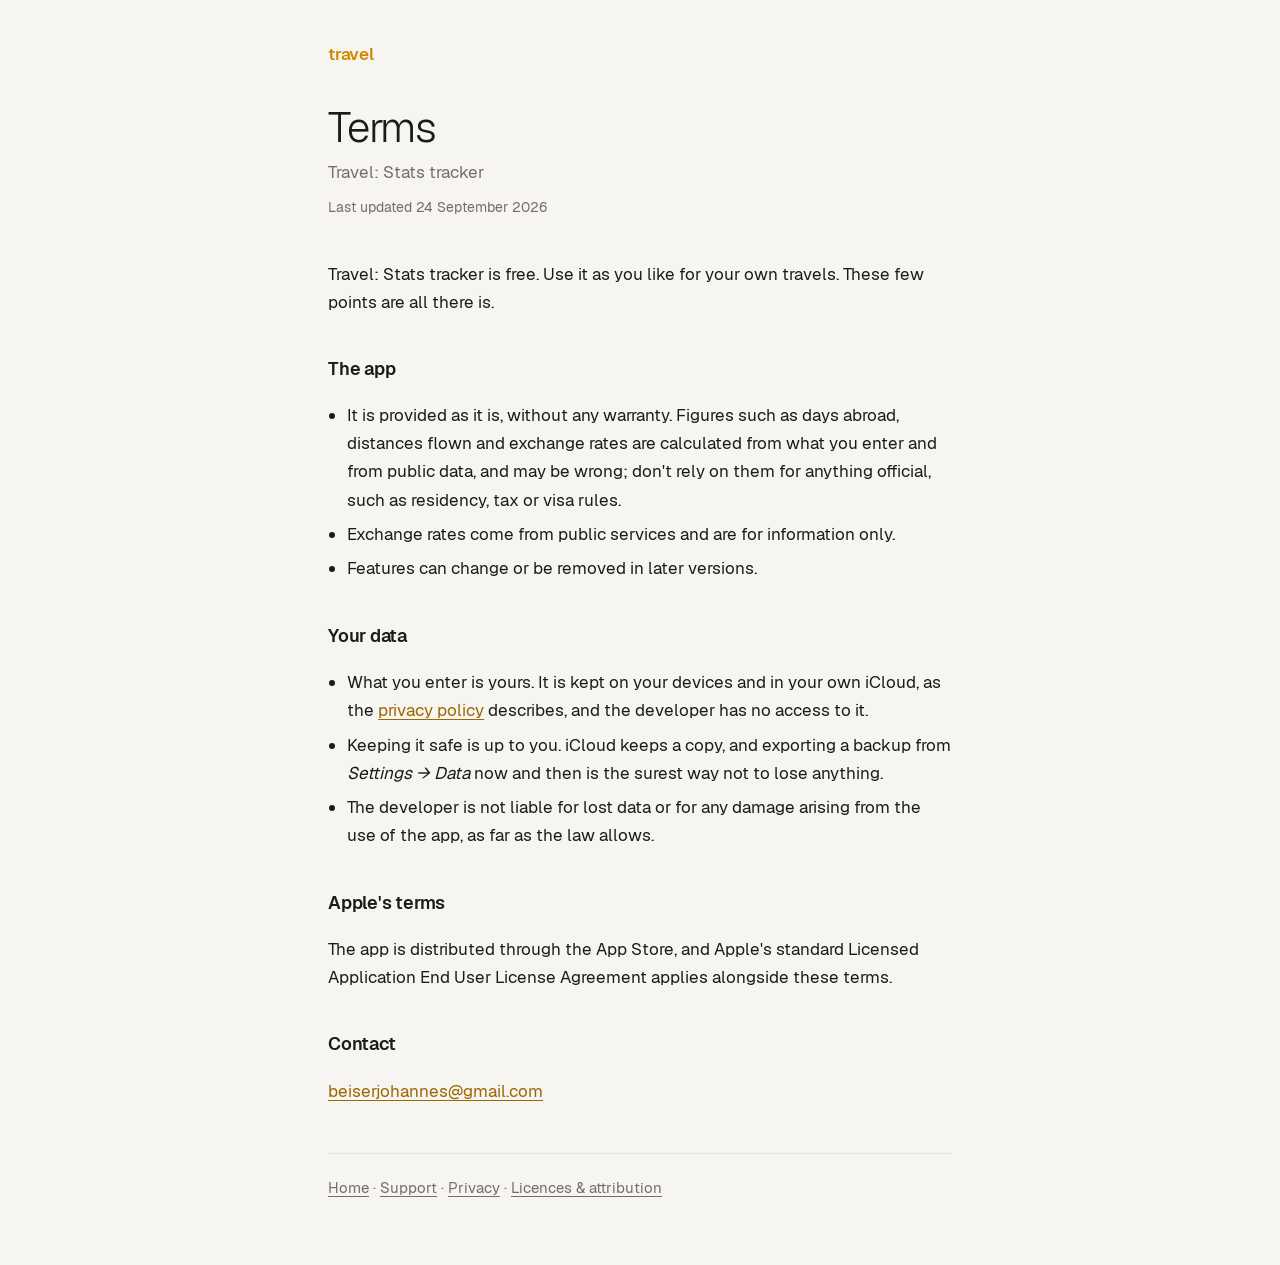
<file: terms.html>
<!doctype html>
<html lang="en">
<head>
<meta charset="utf-8">
<meta name="viewport" content="width=device-width, initial-scale=1, viewport-fit=cover">
<title>Terms — Travel: Stats tracker</title>
<meta name="description" content="The terms of use for Travel: Stats tracker, in plain words.">
<meta name="theme-color" content="#121211">
<link rel="stylesheet" href="style.css">
</head>
<body>
<div class="wrap">
  <a class="mark" href="index.html">travel</a>

  <h1>Terms</h1>
  <p class="sub">Travel: Stats tracker</p>
  <p class="date">Last updated 24 September 2026</p>

  <p>
    Travel: Stats tracker is free. Use it as you like for your own travels. These few points are
    all there is.
  </p>

  <h2>The app</h2>
  <ul>
    <li>It is provided as it is, without any warranty. Figures such as days abroad, distances
        flown and exchange rates are calculated from what you enter and from public data, and may
        be wrong; don't rely on them for anything official, such as residency, tax or visa rules.</li>
    <li>Exchange rates come from public services and are for information only.</li>
    <li>Features can change or be removed in later versions.</li>
  </ul>

  <h2>Your data</h2>
  <ul>
    <li>What you enter is yours. It is kept on your devices and in your own iCloud, as the
        <a href="privacy.html">privacy policy</a> describes, and the developer has no access to it.</li>
    <li>Keeping it safe is up to you. iCloud keeps a copy, and exporting a backup from
        <em>Settings → Data</em> now and then is the surest way not to lose anything.</li>
    <li>The developer is not liable for lost data or for any damage arising from the use of the app,
        as far as the law allows.</li>
  </ul>

  <h2>Apple's terms</h2>
  <p>
    The app is distributed through the App Store, and Apple's standard Licensed Application End
    User License Agreement applies alongside these terms.
  </p>

  <h2>Contact</h2>
  <p>
    <a href="mailto:beiserjohannes@gmail.com">beiserjohannes@gmail.com</a>
  </p>

  <footer>
    <a href="index.html">Home</a> &middot; <a href="support.html">Support</a> &middot;
    <a href="privacy.html">Privacy</a> &middot;
    <a href="credits.html">Licences &amp; attribution</a>
  </footer>
</div>
</body>
</html>
</file>
<file: style.css>
/* TravelStats — the app's Night palette: near-black, warm off-white, amber as a small accent.
   Dark first, because the app is. A light variant follows the reader's system setting. */
@font-face { font-family:"Geist"; font-weight:300; font-display:swap; src:url("fonts/Geist-Light.ttf") format("truetype"); }
@font-face { font-family:"Geist"; font-weight:400; font-display:swap; src:url("fonts/Geist-Regular.ttf") format("truetype"); }
@font-face { font-family:"Geist"; font-weight:600; font-display:swap; src:url("fonts/Geist-SemiBold.ttf") format("truetype"); }

:root {
  color-scheme: dark;
  --paper:#121211; --ink:#F3F1EB; --faint:#8C897F; --hair:#2A2926; --wash:#1C1B19;
  --amber:#F2B233; --link:#F2B233;
}
@media (prefers-color-scheme: light) {
  :root { color-scheme: light;
          --paper:#F6F5F2; --ink:#1C1B19; --faint:#736F66; --hair:#E4E2DD; --wash:#FFFFFF;
          --amber:#D08A00; --link:#9E6500; }
}
* { box-sizing:border-box; }
html { background:var(--paper); -webkit-text-size-adjust:100%; }
body { margin:0; background:var(--paper); color:var(--ink); font-size:17px; line-height:1.65;
       font-family:"Geist",ui-sans-serif,system-ui,-apple-system,"Helvetica Neue",sans-serif;
       -webkit-font-smoothing:antialiased; }
.wrap { max-width:42rem; margin:0 auto; padding:2.5rem 1.5rem 4rem; }
a { color:var(--link); text-underline-offset:.18em; text-decoration-thickness:1px; }
.mark { color:var(--amber); font-weight:600; letter-spacing:-.01em; text-decoration:none;
        font-size:1.05rem; display:inline-block; margin-bottom:2.2rem; }
h1 { font-size:clamp(2rem,6vw,2.6rem); font-weight:300; letter-spacing:-.03em; line-height:1.15;
     margin:0 0 .4rem; }
.sub { color:var(--faint); margin:0 0 .6rem; }
.date { color:var(--faint); font-size:.9rem; margin:0 0 2.5rem; }
h2 { font-size:1.15rem; font-weight:600; letter-spacing:-.012em; margin:2.4rem 0 .6rem; }
h3 { font-size:1.02rem; font-weight:600; margin:1.6rem 0 .25rem; }
p, li { text-wrap:pretty; }
p.a { color:var(--faint); margin:.25rem 0 0; }
ul { padding-left:1.2rem; }
li { margin:.4rem 0; }
.lead { background:var(--wash); border:1px solid var(--hair); border-radius:12px;
        padding:1.1rem 1.3rem; }
nav.links { display:flex; flex-wrap:wrap; gap:.4rem 1.4rem; margin-top:2rem; }
footer { border-top:1px solid var(--hair); margin-top:3rem; padding-top:1.4rem;
         color:var(--faint); font-size:.92rem; }
footer a { color:var(--faint); }
</file>
